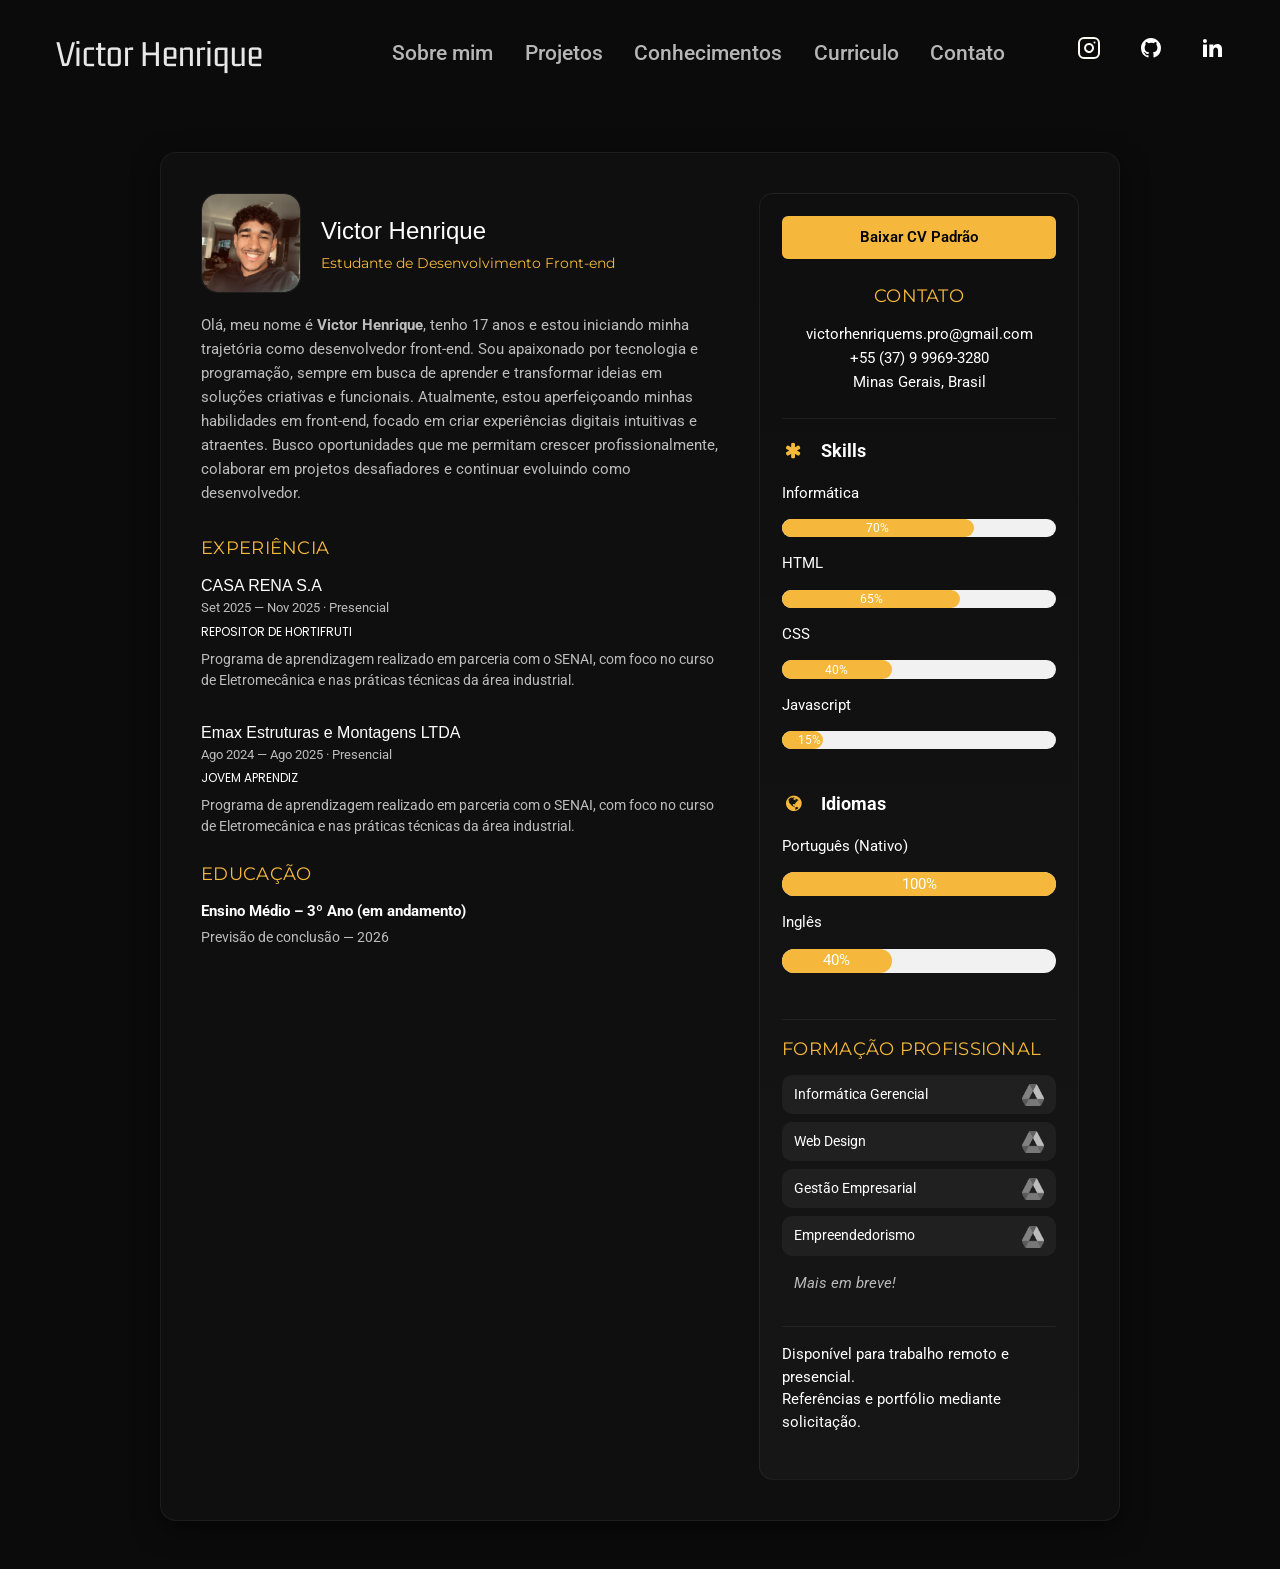
<file: index2.html>
<!DOCTYPE html>
<html lang="pt-BR">

<head>
    <link rel="preconnect" href="https://fonts.googleapis.com" />
    <link rel="preconnect" href="https://fonts.gstatic.com" crossorigin />

    <meta charset="utf-8" />
    <meta name="viewport" content="width=device-width,initial-scale=1" />
    <meta http-equiv="X-UA-Compatible" content="IE=edge" />
    <meta name="description" content="Portifólio de Victor Henrique, desenvolvedor web Front-end" />
    <meta name="author" content="Victor Henrique" />
    <meta property="og:description" content="Portifólio de Victor Henrique, desenvolvedor web Front-end" />
    <meta property="og:image" content="./assets/images/victorhenrique.png" />
    <meta property="og:type" content="website" />
    <meta name="keywords"
        content="developer, programação, dev, desenvolvedor, programador, html, css, javascript, github, frontend, front-end" />
    <meta name="robots" content="index" />

    <link rel="shortcut icon" href="./assets/icones/favicon.png" type="image/x-icon" />

    <title>Victor H. // Currículo</title>

    <link rel="stylesheet" href="https://www.w3schools.com/w3css/4/w3.css" />
    <link rel="stylesheet" href="https://fonts.googleapis.com/css?family=Roboto" />
    <link rel="stylesheet" href="https://cdnjs.cloudflare.com/ajax/libs/font-awesome/4.7.0/css/font-awesome.min.css" />
    <link
        href="https://fonts.googleapis.com/css2?family=Gemunu+Libre:wght@200..800&family=Montserrat:ital,wght@0,100..900;1,100..900&family=Orbitron:wght@400..900&family=Poppins:ital,wght@0,100;0,200;0,300;0,400;0,500;0,600;0,700;0,800;0,900;1,100;1,200;1,300;1,400;1,500;1,600;1,700;1,800;1,900&display=swap"
        rel="stylesheet" />

    <style>
        /* =============================================== */
        /* VARIÁVEIS E CONFIGURAÇÕES GLOBAIS              */
        /* =============================================== */
        :root {
            --bg: #0b0b0b;
            --card-bg: #0f0f0f;
            --primary: #ffffff;
            --muted: #bdbdbd;
            --line: rgba(255, 255, 255, 0.06);
            --glass: rgba(255, 255, 255, 0.03);
            --radius: 16px;
            --container-width: 1100px;
            --max-content-width: 960px;
            --gap: 24px;
            --shadow: 0 8px 26px rgba(0, 0, 0, 0.5);
            --transition: all 0.3s ease;
            --nav-height: 7.2rem;
            --primary-color: #ffffff;

            --warning: #f5b83d;
        }

        * {
            box-sizing: border-box;
        }

        body {
            margin: 0;
            font-family:
                -apple-system, BlinkMacSystemFont, "Segoe UI", Roboto,
                "Helvetica Neue", Arial, sans-serif;
            background: var(--bg);
            color: var(--primary);
            min-height: 100vh;
            padding: calc(var(--nav-height) + 24px) 16px 48px;
            display: flex;
            align-items: flex-start;
            justify-content: center;
        }

        /* =============================================== */
        /* NAV                                            */
        /* =============================================== */

        nav {
            width: 100vw;
            height: var(--nav-height);
            display: flex;
            position: fixed;
            top: 0;
            z-index: 100;
            transition: background 300ms;
        }

        nav .wrapper {
            width: 100%;
            max-width: var(--container-width);
            margin: 0 auto;
            padding: 0 16px;
            display: flex;
            align-items: center;
            justify-content: space-between;
        }

        nav.scroll {
            background: rgba(0, 0, 0, 0.5);
            backdrop-filter: blur(1rem);
            -webkit-backdrop-filter: blur(1rem);
        }

        /* LOGO */
        a.logo {
            font-family: "Gemunu Libre", sans-serif;
            font-size: 3rem;
            color: #fff;
            text-decoration: none;
            opacity: 0.9;
            position: relative;
            z-index: 100;
        }

        nav button {
            background: none;
            border: none;
            cursor: pointer;
        }

        /* BOTÃO ABRIR */
        .open-menu {
            opacity: 1;
            visibility: visible;
            position: relative;
            z-index: 100;
            transition:
                opacity 300ms,
                visibility 300ms;
        }

        body.menu-expanded .open-menu {
            opacity: 0;
            visibility: hidden;
        }

        /* BOTÃO FECHAR */
        .close-menu {
            position: fixed;
            top: 2rem;
            right: 2rem;
            z-index: 200;
            opacity: 0;
            visibility: hidden;
            transition:
                opacity 300ms,
                visibility 300ms;
        }

        body.menu-expanded .close-menu {
            opacity: 1;
            visibility: visible;
        }

        /* MENU */
        .menu {
            position: fixed;
            top: 0;
            left: 0;
            width: 100vw;
            height: 100vh;
            z-index: 95;

            background: rgba(10, 10, 10, 0.97);
            backdrop-filter: blur(15px);
            -webkit-backdrop-filter: blur(15px);

            display: flex;
            flex-direction: column;
            align-items: center;
            justify-content: center;
            gap: 3rem;

            transform: translateX(100%);
            opacity: 0;
            visibility: hidden;
            transition:
                transform 400ms cubic-bezier(0.25, 0.46, 0.45, 0.94),
                opacity 300ms,
                visibility 300ms;
        }

        body.menu-expanded .menu {
            transform: translateX(0);
            opacity: 1;
            visibility: visible;
        }

        body.menu-expanded {
            overflow: hidden;
        }

        /* LINKS DO MENU */
        .menu ul:nth-child(1) {
            list-style: none;
            padding: 0;
            margin: 0;
            display: flex;
            flex-direction: column;
            align-items: center;
            gap: 3rem;
        }

        .menu ul:nth-child(1) li a {
            font-size: 2.4rem;
            font-weight: 700;
            color: #fff;
            text-decoration: none;
            opacity: 0.7;
            transition: opacity 200ms;
        }

        .menu ul:nth-child(1) li a:hover {
            opacity: 1;
        }

        /* SOCIAL LINKS */
        .social-links {
            display: flex;
            align-items: center;
            justify-content: center;
            gap: 2.5rem;
            list-style: none;
            padding: 0;
        }

        .social-links li {
            height: 3rem;
        }

        .social-links svg {
            margin-top: 0.3rem;
            transition: 300ms;
        }

        .social-links svg:hover {
            margin-top: 0;
            margin-bottom: 0.3rem;
        }

        /* HOME */

        h6 {
            margin: 5px 0px;
            font-size: 12px;
            color: #ffffff;
            font-family: "poppins", sans-serif;
        }

        /* ------ */

        .w3-text-teal,
        .w3-hover-text-teal:hover {
            color: var(--warning) !important;
        }

        .w3-teal,
        .w3-hover-teal:hover {
            color: #fff !important;
            background-color: var(--warning) !important;
        }

        /* ===== DESKTOP (1024px+) ===== */
        @media (min-width: 1024px) {

            .open-menu,
            .close-menu {
                display: none;
            }

            .menu {
                position: static;
                width: auto;
                height: auto;
                background: none;
                backdrop-filter: none;
                -webkit-backdrop-filter: none;
                flex-direction: row;
                justify-content: flex-end;
                align-items: center;
                gap: 4rem;
                transform: none;
                opacity: 1;
                visibility: visible;
                flex-grow: 1;
            }

            .menu ul:nth-child(1) {
                flex-direction: row;
                gap: 0.5rem;
            }

            .menu ul:nth-child(1) li a {
                font-size: 1.6rem;
                font-weight: 500;
                opacity: 0.7;
                padding: 0.6rem 1rem;
                transition:
                    opacity 200ms,
                    background 200ms;
            }

            .menu ul:nth-child(1) li a:hover {
                opacity: 1;
                color: var(--warning);
                border-bottom: #f5b83d 1px solid;
            }

            .social-links {
                flex-shrink: 0;
            }

            nav {
                height: var(--nav-height);
                /* garante altura fixa */
            }

            nav .wrapper {
                max-width: 1200px;
                /* ✅ aumenta a largura máxima */
            }

            .menu ul:nth-child(1) li a {
                font-size: 1.4rem;
                /* ✅ reduz um pouco o texto */
                white-space: nowrap;
                /* ✅ impede quebra de linha */
                padding: 0.4rem 0.8rem;
            }

            a.logo {
                white-space: nowrap;
                /* ✅ impede "Victor" e "Henrique" quebrarem */
                font-size: 2.5rem;
            }
        }

        /* =============================================== */
        /* LAYOUT CV                                      */
        /* =============================================== */

        .resume-wrap {
            width: 100%;
            max-width: var(--container-width);
            display: flex;
            justify-content: center;
            margin-top: 20px;
        }

        .resume-card {
            width: 100%;
            max-width: var(--max-content-width);
            background: var(--card-bg);
            border-radius: var(--radius);
            box-shadow: var(--shadow);
            padding: 40px;
            border: 1px solid var(--line);
            display: grid;
            grid-template-columns: 1fr 320px;
            gap: 32px;
        }

        @media (max-width: 768px) {
            .resume-card {
                grid-template-columns: 1fr;
                padding: 24px;
            }
        }

        @media (max-width: 480px) {
            .resume-card {
                padding: 16px;
            }
        }

        /* =============================================== */
        /* COMPONENTES CV                                 */
        /* =============================================== */

        .header {
            display: flex;
            align-items: center;
            gap: 20px;
        }

        .avatar {
            width: 100px;
            height: 100px;
            border-radius: 16px;
            overflow: hidden;
            border: 1px solid var(--line);
            flex-shrink: 0;
        }

        .avatar img {
            width: 100%;
            height: 100%;
            object-fit: cover;
            border-radius: inherit;
            display: block;
            transition: transform 0.3s ease;
        }

        .avatar img:hover {
            transform: scale(1.1);
        }

        .name-block h1 {
            margin: 0;
            font-size: 24px;
        }

        .name-block p {
            margin: 4px 0 0;
            color: var(--muted);
            font-size: 14px;
            font-family: "Montserrat", sans-serif;
            color: var(--warning);
        }

        .summary {
            margin-top: 20px;
            margin-bottom: 30px;
            color: var(--muted);
            line-height: 1.6;
            font-size: 15px;
        }

        .section {
            margin-bottom: 24px;
        }

        .section h3 {
            margin: 0 0 12px;
            font-size: 18px;
            letter-spacing: 0.3px;
            text-transform: uppercase;
            font-family: "Montserrat", sans-serif;
            color: var(--warning);
        }

        .job {
            margin-bottom: 18px;
            padding-bottom: 14px;
            border-bottom: 1px solid var(--line);
            ;
        }

        .content_job {
            display: flex;
            flex-direction: column;
            gap: 30px;
        }

        .job:last-child {
            border-bottom: none;
            margin-bottom: 0;
            padding-bottom: 0;
        }

        .job h4 {
            margin: 0;
            font-size: 16px;
        }

        .job .meta {
            font-size: 13px;
            color: var(--muted);
        }

        .job p {
            margin: 8px 0 0;
            color: var(--muted);
            font-size: 14px;
            line-height: 1.5;
        }

        .edu strong {
            display: block;
            margin-bottom: 4px;
        }

        .edu .meta {
            color: var(--muted);
            font-size: 14px;
        }

        .side {
            padding: 22px;
            height: fit-content;
            border-radius: 14px;
            background: linear-gradient(180deg, transparent, var(--glass));
            border: 1px solid var(--line);
        }

        .side .section .meta {
            line-height: 1.6;
            text-align: center;
        }

        .contact {
            text-align: center;
        }

        .skills {
            display: flex;
            flex-wrap: wrap;
            gap: 10px;
        }

        .skill {
            padding: 7px 12px;
            border-radius: 999px;
            font-size: 13px;
            border: 1px solid var(--line);
            text-decoration: none;
            color: inherit;
            transition: var(--transition);
        }

        .skill:hover {
            background: var(--primary);
            color: var(--bg);
            transform: scale(1.05);
        }

        .divider {
            height: 1px;
            background: var(--line);
            margin: 16px 0;
            border-radius: 6px;
        }

        .formacao ul {
            list-style: none;
            padding: 0;
            margin: 0;
        }

        .formacao li {
            display: flex;
            align-items: center;
            justify-content: space-between;
            background: rgba(255, 255, 255, 0.05);
            padding: 8px 12px;
            border-radius: 10px;
            margin-bottom: 8px;
            transition: background 0.3s ease;
        }

        .formacao li:hover {
            background: rgba(255, 255, 255, 0.12);
        }

        .formacao span {
            font-size: 0.95rem;
        }

        .formacao img {
            width: 22px;
            height: 22px;
            transition: transform 0.2s ease;
            filter: grayscale(100%);
        }

        .formacao a:hover img {
            transform: scale(1.15);
            filter: grayscale(0%);
        }

        .formacao .breve {
            text-align: center;
            color: #bbb;
            font-style: italic;
            background: transparent;
        }

        /* BOTÕES DOWNLOAD */
        .btn-download,
        .btn-download2 {
            display: block;
            padding: 10px 20px;
            color: #fff;
            border-radius: 6px;
            text-decoration: none;
            font-weight: 600;
            transition: 0.2s;
            text-align: center;
            color: black;
        }

        .btn-download {
            background: #3c4e43;
        }

        .btn-download2 {
            background: var(--warning);
        }

        .btn-download:hover {
            background: #959595;
        }

        .btn-download2:hover {
            background: hwb(0 66% 34%);
        }
    </style>
</head>

<body>
    <nav id="navigation">
        <div class="wrapper">
            <a class="logo" href="index.html">Victor Henrique</a>

            <div class="menu">
                <ul>
                    <li><a href="index.html#about">Sobre mim</a></li>
                    <li><a href="index.html#projects">Projetos</a></li>
                    <li><a href="index.html#knowledge">Conhecimentos</a></li>
                    <li><a href="index2.html">Curriculo</a></li>
                    <li><a href="index.html#contact">Contato</a></li>
                </ul>

                <ul class="social-links">
                    <li>
                        <a href="https://www.instagram.com/victorhrique7/" title="Instagram" target="_blank">
                            <svg width="24" height="24" viewBox="0 0 24 24" fill="none"
                                xmlns="http://www.w3.org/2000/svg">
                                <path
                                    d="M17 1.99997H7C4.23858 1.99997 2 4.23855 2 6.99997V17C2 19.7614 4.23858 22 7 22H17C19.7614 22 22 19.7614 22 17V6.99997C22 4.23855 19.7614 1.99997 17 1.99997Z"
                                    stroke="#FFFAF1" stroke-width="2" stroke-linecap="round" stroke-linejoin="round" />
                                <path
                                    d="M15.9997 11.3701C16.1231 12.2023 15.981 13.0523 15.5935 13.7991C15.206 14.5459 14.5929 15.1515 13.8413 15.5297C13.0898 15.908 12.2382 16.0397 11.4075 15.906C10.5768 15.7723 9.80947 15.3801 9.21455 14.7852C8.61962 14.1903 8.22744 13.4229 8.09377 12.5923C7.96011 11.7616 8.09177 10.91 8.47003 10.1584C8.84829 9.40691 9.45389 8.7938 10.2007 8.4063C10.9475 8.0188 11.7975 7.87665 12.6297 8.00006C13.4786 8.12594 14.2646 8.52152 14.8714 9.12836C15.4782 9.73521 15.8738 10.5211 15.9997 11.3701Z"
                                    stroke="#FFFAF1" stroke-width="2" stroke-linecap="round" stroke-linejoin="round" />
                                <path d="M17.5 6.49997H17.51" stroke="#FFFAF1" stroke-width="2" stroke-linecap="round"
                                    stroke-linejoin="round" />
                            </svg>
                        </a>
                    </li>
                    <li>
                        <a href="https://github.com/victorsnts7" title="Github" target="_blank">
                            <svg xmlns="http://www.w3.org/2000/svg" viewBox="0 0 24 24" width="24" height="24">
                                <path fill="none" d="M0 0h24v24H0z" />
                                <path
                                    d="M12 2C6.475 2 2 6.475 2 12a9.994 9.994 0 0 0 6.838 9.488c.5.087.687-.213.687-.476 0-.237-.013-1.024-.013-1.862-2.512.463-3.162-.612-3.362-1.175-.113-.288-.6-1.175-1.025-1.413-.35-.187-.85-.65-.013-.662.788-.013 1.35.725 1.538 1.025.9 1.512 2.338 1.087 2.912.825.088-.65.35-1.087.638-1.337-2.225-.25-4.55-1.113-4.55-4.938 0-1.088.387-1.987 1.025-2.688-.1-.25-.45-1.275.1-2.65 0 0 .837-.262 2.75 1.026a9.28 9.28 0 0 1 2.5-.338c.85 0 1.7.112 2.5.337 1.912-1.3 2.75-1.024 2.75-1.024.55 1.375.2 2.4.1 2.65.637.7 1.025 1.587 1.025 2.687 0 3.838-2.337 4.688-4.562 4.938.362.312.675.912.675 1.85 0 1.337-.013 2.412-.013 2.75 0 .262.188.574.688.474A10.016 10.016 0 0 0 22 12c0-5.525-4.475-10-10-10z"
                                    fill="rgba(255,255,255,1)" />
                            </svg>
                        </a>
                    </li>
                    <li>
                        <a href="https://www.linkedin.com/in/vhenriquedev/" title="LinkedIn" target="_blank">
                            <svg xmlns="http://www.w3.org/2000/svg" viewBox="0 0 24 24" width="24" height="24">
                                <path fill="none" d="M0 0h24v24H0z" />
                                <path
                                    d="M6.94 5a2 2 0 1 1-4-.002 2 2 0 0 1 4 .002zM7 8.48H3V21h4V8.48zm6.32 0H9.34V21h3.94v-6.57c0-3.66 4.77-4 4.77 0V21H22v-7.93c0-6.17-7.06-5.94-8.72-2.91l.04-1.68z"
                                    fill="rgba(255,255,255,1)" />
                            </svg>
                        </a>
                    </li>
                    </svg>
                    </a>
                    </li>
                </ul>
            </div>

            <button aria-expanded="false" aria-label="Abrir menu" class="open-menu">
                <svg width="40" height="40" viewBox="0 0 40 40" fill="none" xmlns="http://www.w3.org/2000/svg">
                    <path d="M10 20H30" stroke="white" stroke-width="2" stroke-linecap="round"
                        stroke-linejoin="round" />
                    <path d="M10 12H30" stroke="white" stroke-width="2" stroke-linecap="round"
                        stroke-linejoin="round" />
                    <path d="M18 28L30 28" stroke="white" stroke-width="2" stroke-linecap="round"
                        stroke-linejoin="round" />
                </svg>
            </button>

            <button aria-expanded="true" aria-label="Fechar menu" class="close-menu">
                <svg width="40" height="40" viewBox="0 0 40 40" fill="none" xmlns="http://www.w3.org/2000/svg">
                    <path d="M30 10L10 30M10 10L30 30" stroke="#FFFAF1" stroke-width="2" stroke-linecap="round"
                        stroke-linejoin="round" />
                </svg>
            </button>
        </div>
    </nav>

    <div class="resume-wrap">
        <article class="resume-card" role="article" aria-label="Currículo de Victor Henrique">
            <main>
                <header class="header">
                    <div class="avatar">
                        <img src="assets/images/victorhenrique.jpeg" alt="Foto de Victor Henrique" />
                    </div>
                    <div class="name-block">
                        <h1>Victor Henrique</h1>
                        <p>Estudante de Desenvolvimento Front-end</p>
                    </div>
                </header>

                <p class="summary">
                    Olá, meu nome é <strong>Victor Henrique</strong>, tenho 17 anos e
                    estou iniciando minha trajetória como desenvolvedor front-end. Sou
                    apaixonado por tecnologia e programação, sempre em busca de aprender
                    e transformar ideias em soluções criativas e funcionais. Atualmente,
                    estou aperfeiçoando minhas habilidades em front-end, focado em criar
                    experiências digitais intuitivas e atraentes. Busco oportunidades
                    que me permitam crescer profissionalmente, colaborar em projetos
                    desafiadores e continuar evoluindo como desenvolvedor.
                </p>

                <section class="section">
                    <h3 class="">Experiência</h3>
                    <div class="job">
                        <div class="content_job">
                            <div>
                                <h4>CASA RENA S.A</h4>
                                <div class="meta">Set 2025 — Nov 2025 · Presencial</div>
                                <h6>REPOSITOR DE HORTIFRUTI</h6>
                                <p>
                                    Programa de aprendizagem realizado em parceria com o SENAI, com
                                    foco no curso de Eletromecânica e nas práticas técnicas da área
                                    industrial.
                                </p>
                            </div>
                            <div>
                                <h4>Emax Estruturas e Montagens LTDA</h4>
                                <div class="meta">Ago 2024 — Ago 2025 · Presencial</div>
                                <h6>JOVEM APRENDIZ</h6>
                                <p>
                                    Programa de aprendizagem realizado em parceria com o SENAI, com
                                    foco no curso de Eletromecânica e nas práticas técnicas da área
                                    industrial.
                                </p>
                            </div>
                        </div>
                    </div>
                </section>

                <section class="section">
                    <h3>Educação</h3>
                    <div class="edu">
                        <strong>Ensino Médio – 3º Ano (em andamento)</strong>
                        <div class="meta">Previsão de conclusão — 2026</div>
                    </div>
                </section>
            </main>

            <aside class="side">
                <div class="section">
                    <a class="btn-download2" href="Currículo-Victor.docx" target="_blank"
                        download="Currículo - Victor Henrique.docx">
                        Baixar CV Padrão
                    </a>
                </div>

                <div class="section contact">
                    <h3>Contato</h3>
                    <div class="meta">
                        victorhenriquems.pro@gmail.com<br />
                        +55 (37) 9 9969-3280<br />
                        Minas Gerais, Brasil
                    </div>
                </div>

                <div class="divider"></div>

                <div class="section">
                    <p class="w3-large">
                        <b><i class="fa fa-asterisk fa-fw w3-margin-right w3-text-teal"></i>Skills</b>
                    </p>
                    <p>Informática</p>
                    <div class="w3-light-grey w3-round-xlarge w3-small">
                        <div class="w3-container w3-center w3-round-xlarge w3-teal" style="width: 70%">
                            70%
                        </div>
                    </div>
                    <p>HTML</p>
                    <div class="w3-light-grey w3-round-xlarge w3-small">
                        <div class="w3-container w3-center w3-round-xlarge w3-teal" style="width: 65%">
                            65%
                        </div>
                    </div>
                    <p>CSS</p>
                    <div class="w3-light-grey w3-round-xlarge w3-small">
                        <div class="w3-container w3-center w3-round-xlarge w3-teal" style="width: 40%">
                            40%
                        </div>
                    </div>
                    <p>Javascript</p>
                    <div class="w3-light-grey w3-round-xlarge w3-small">
                        <div class="w3-container w3-center w3-round-xlarge w3-teal" style="width: 15%">
                            15%
                        </div>
                    </div>
                    <br />
                    <p class="w3-large w3-text-theme">
                        <b><i class="fa fa-globe fa-fw w3-margin-right w3-text-teal"></i>Idiomas</b>
                    </p>
                    <p>Português (Nativo)</p>
                    <div class="w3-light-grey w3-round-xlarge">
                        <div class="w3-container w3-center w3-round-xlarge w3-teal" style="height: 24px; width: 100%">
                            100%
                        </div>
                    </div>
                    <p>Inglês</p>
                    <div class="w3-light-grey w3-round-xlarge">
                        <div class="w3-container w3-center w3-round-xlarge w3-teal" style="height: 24px; width: 40%">
                            40%
                        </div>
                    </div>
                    <br />
                </div>

                <div class="divider"></div>

                <div class="section formacao">
                    <h3>Formação Profissional</h3>
                    <ul>
                        <li>
                            <span>Informática Gerencial</span>
                            <a href="https://drive.google.com/drive/folders/1vMMmlLvYpPHsUIXW0UL3kBWrIc24tAXt?usp=drive_link"
                                target="_blank">
                                <img src="assets/icones/icone-drive.png" alt="Drive" />
                            </a>
                        </li>
                        <li>
                            <span>Web Design</span>
                            <a href="https://drive.google.com/drive/folders/1vMMmlLvYpPHsUIXW0UL3kBWrIc24tAXt?usp=drive_link"
                                target="_blank">
                                <img src="assets/icones/icone-drive.png" alt="Drive" />
                            </a>
                        </li>
                        <li>
                            <span>Gestão Empresarial</span>
                            <a href="https://drive.google.com/drive/folders/1vMMmlLvYpPHsUIXW0UL3kBWrIc24tAXt?usp=drive_link"
                                target="_blank">
                                <img src="assets/icones/icone-drive.png" alt="Drive" />
                            </a>
                        </li>
                        <li>
                            <span>Empreendedorismo</span>
                            <a href="https://drive.google.com/drive/folders/1vMMmlLvYpPHsUIXW0UL3kBWrIc24tAXt?usp=drive_link"
                                target="_blank">
                                <img src="assets/icones/icone-drive.png" alt="Drive" />
                            </a>
                        </li>
                        <li class="breve">Mais em breve!</li>
                    </ul>
                </div>

                <div class="divider"></div>

                <div class="section">
                    Disponível para trabalho remoto e presencial.<br />
                    Referências e portfólio mediante solicitação.
                </div>
            </aside>
        </article>
    </div>

    <script>
      const nav = document.getElementById("navigation");
      const menuToggleBtns = document.querySelectorAll(
        ".open-menu, .close-menu",
      );
      const menuLinks = document.querySelectorAll(".menu a");

      function isMobile() {
        return window.innerWidth <= 1024;
      }

      function toggleMenu() {
        document.body.classList.toggle("menu-expanded");
      }

      menuToggleBtns.forEach((btn) => {
        btn.addEventListener("click", () => {
          if (isMobile()) toggleMenu();
        });
      });

      menuLinks.forEach((link) => {
        link.addEventListener("click", () => {
          if (isMobile()) document.body.classList.remove("menu-expanded");
        });
      });

      function showNavOnScroll() {
        nav.classList.toggle("scroll", window.scrollY > 0);
      }

      window.addEventListener("scroll", showNavOnScroll);
      window.addEventListener("load", showNavOnScroll);
      showNavOnScroll();
    </script>

</body>
</html>
</file>
